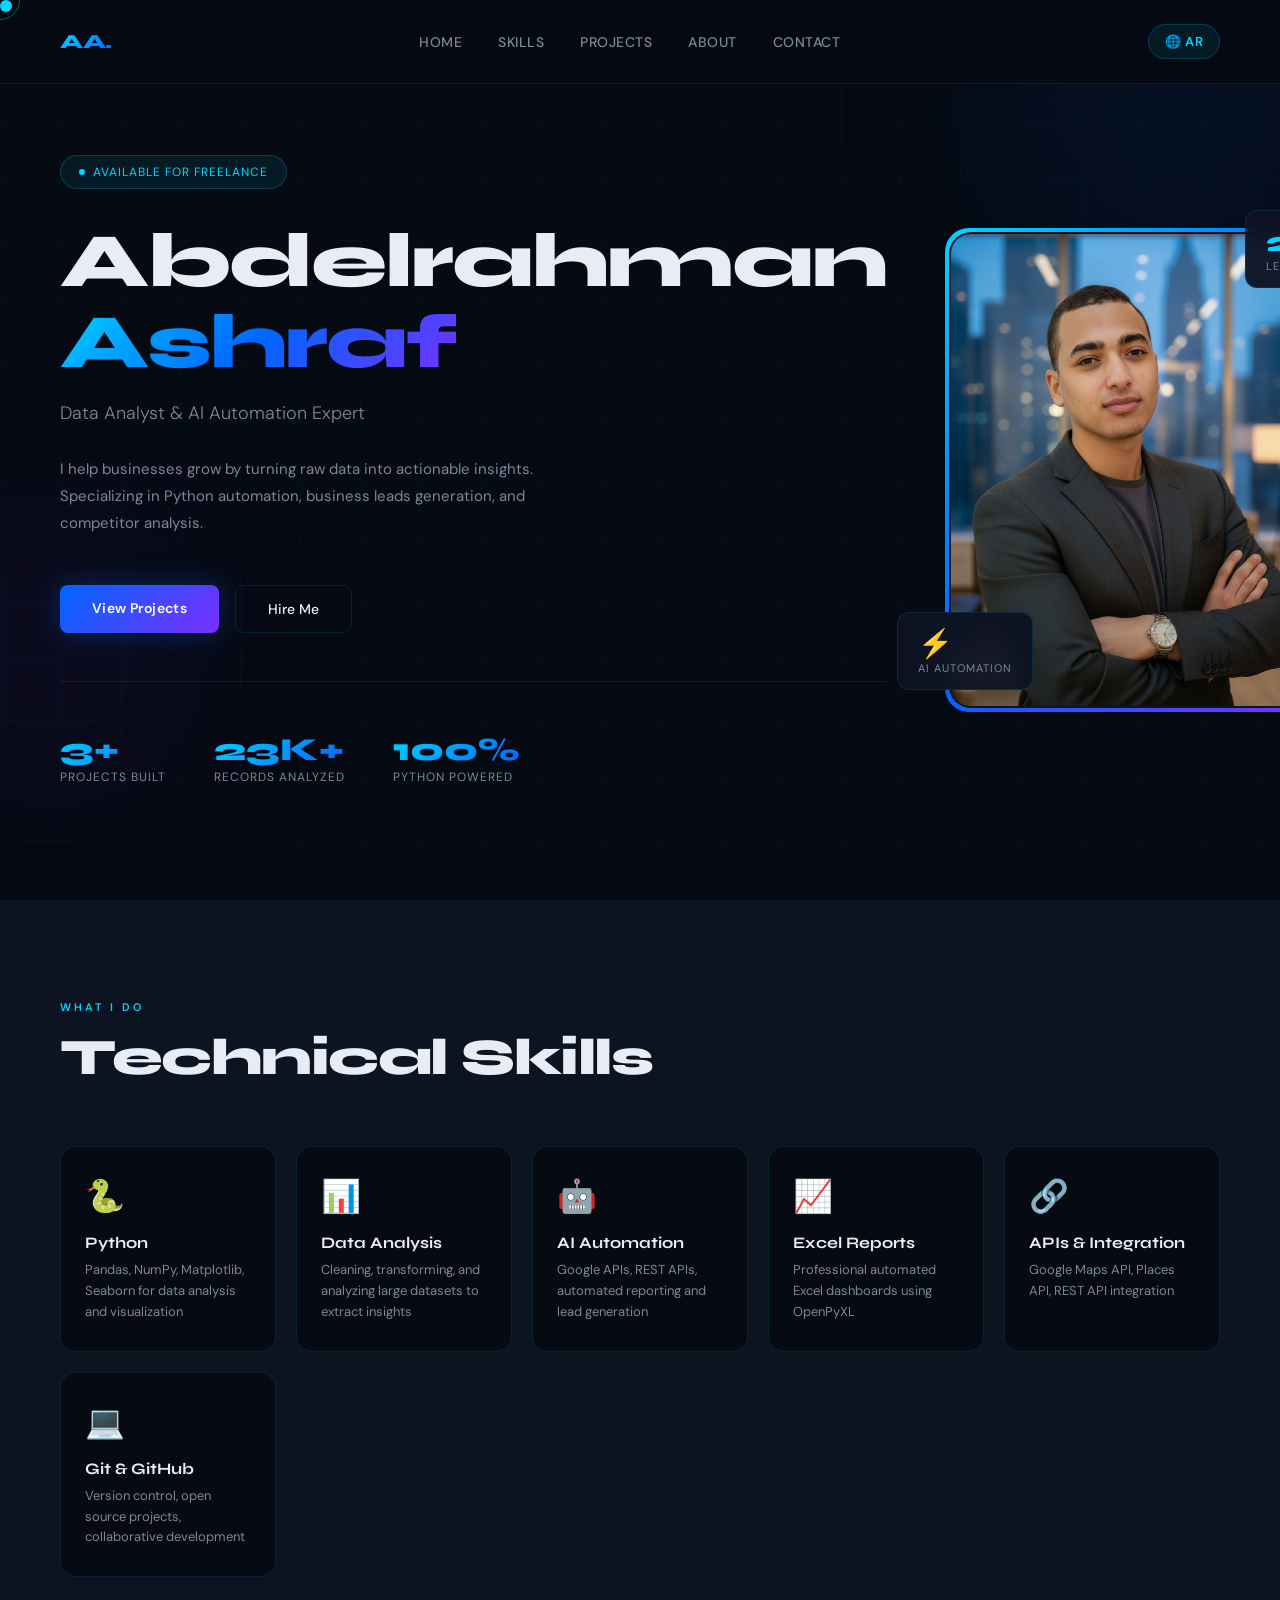
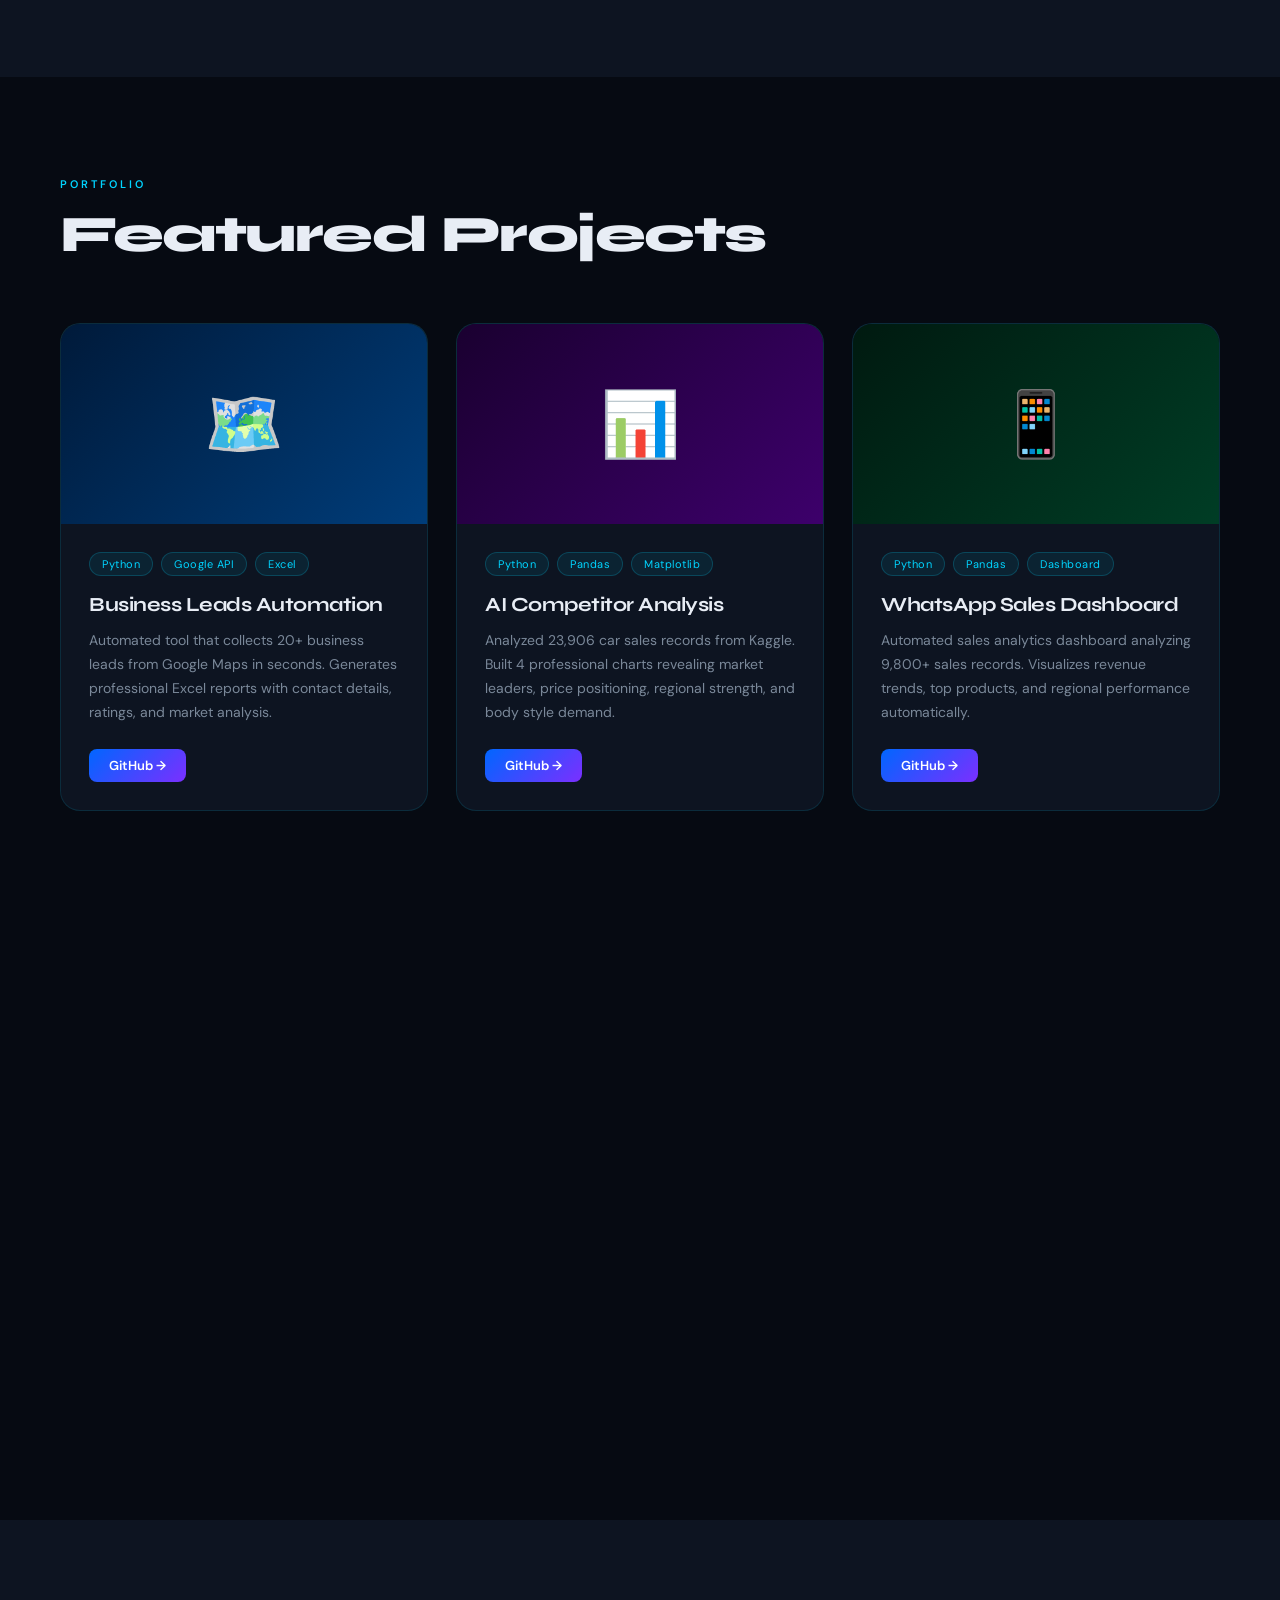
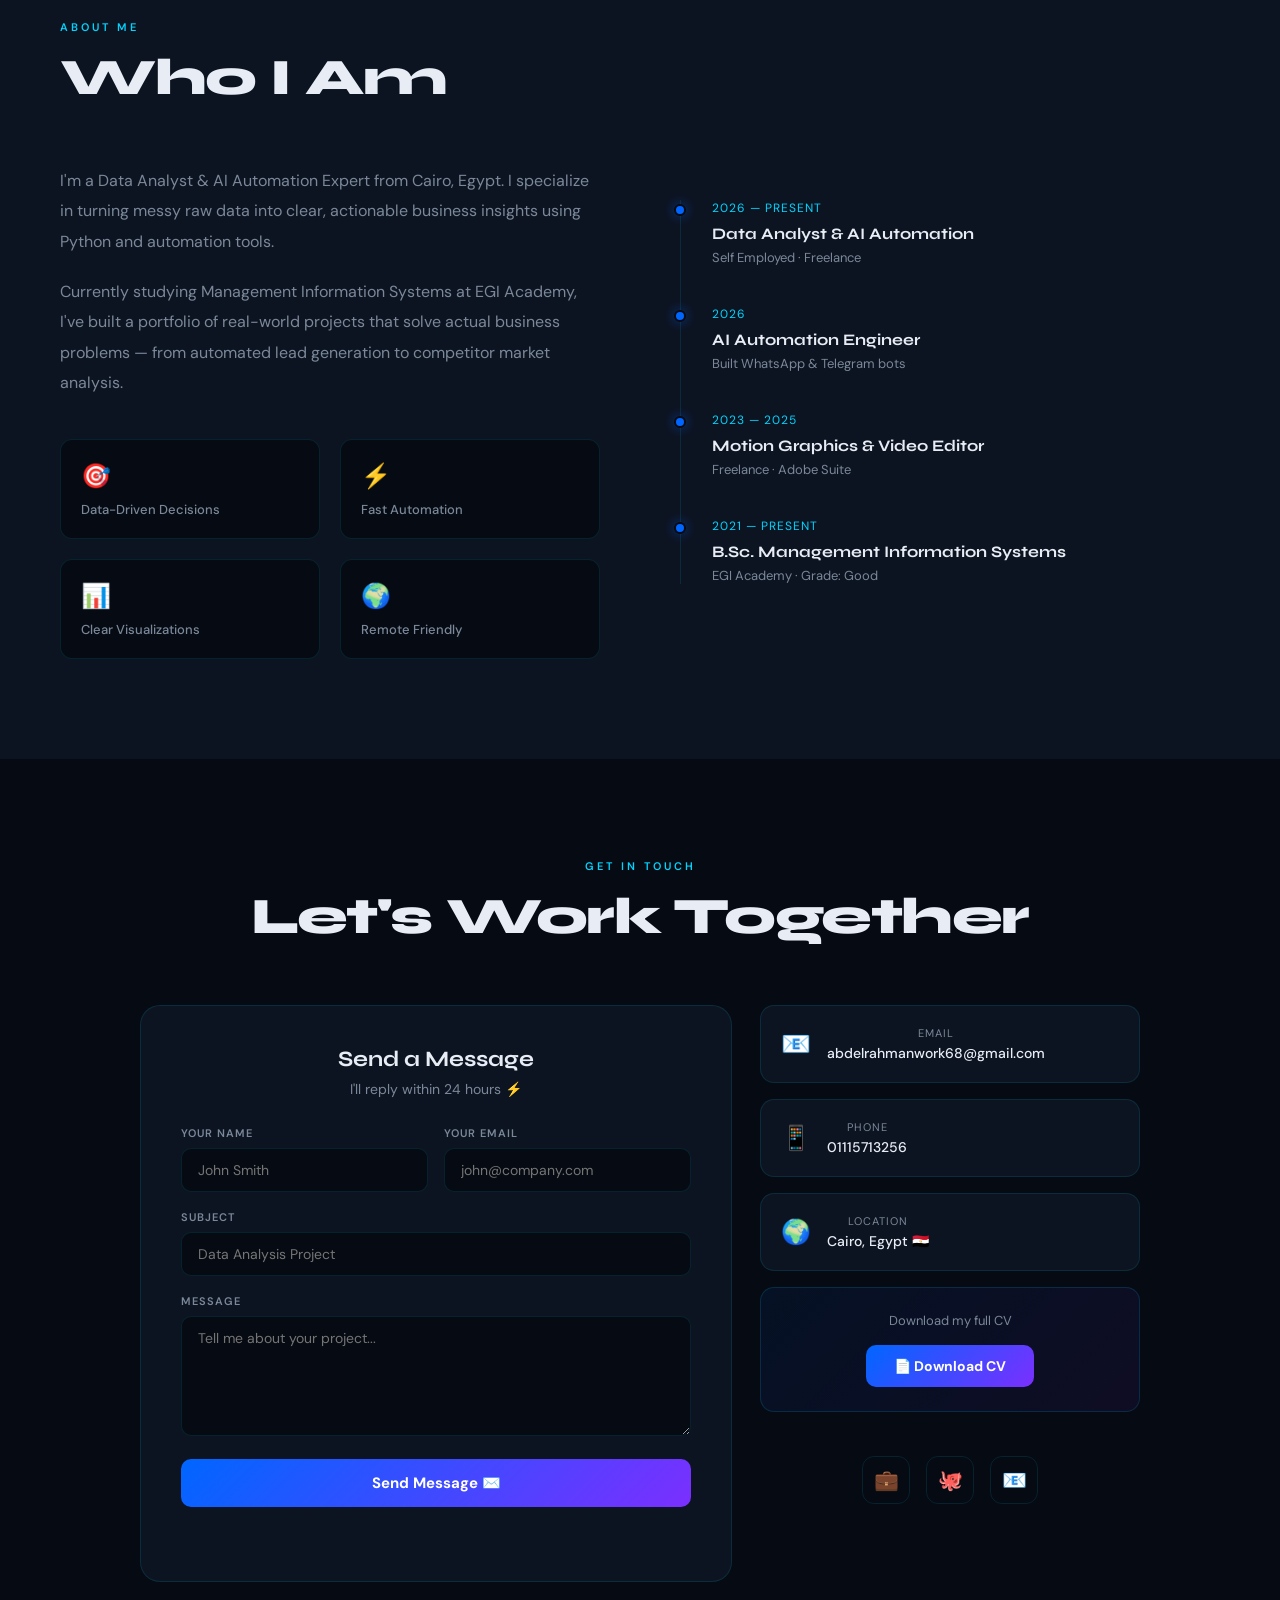
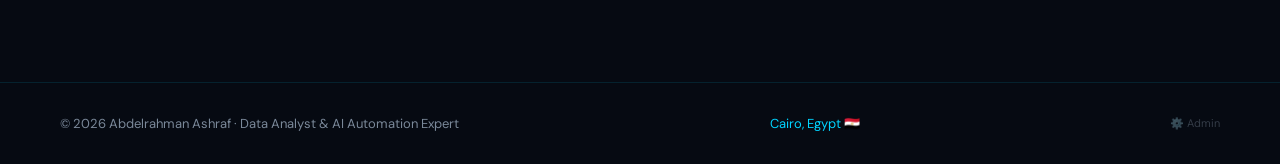
<file: index.html>
<!DOCTYPE html>
<html lang="en">
<head>
  <meta charset="UTF-8">
  <meta name="viewport" content="width=device-width, initial-scale=1.0">
  <title>Abdelrahman Ashraf | Data Analyst & AI Automation</title>
  <!-- Fonts -->
  <link href="https://fonts.googleapis.com/css2?family=Syne:wght@400;600;700;800&family=DM+Sans:ital,wght@0,300;0,400;0,500;1,300&display=swap" rel="stylesheet">
  <!-- Stylesheet -->
  <link rel="stylesheet" href="style.css">
</head>
<body>

<!-- Custom cursor -->
<div class="cursor" id="cursor"></div>
<div class="cursor-ring" id="cursorRing"></div>

<!-- Background orbs -->
<div class="orb orb1"></div>
<div class="orb orb2"></div>

<!-- ===== NAVIGATION ===== -->
<nav>
  <div class="logo">AA.</div>
  <ul class="nav-links">
    <li><a href="#hero">Home</a></li>
    <li><a href="#skills">Skills</a></li>
    <li><a href="#projects">Projects</a></li>
    <li><a href="#about">About</a></li>
    <li><a href="#contact">Contact</a></li>
  </ul>
  <div style="display:flex; align-items:center; gap:12px;">
    <button id="langBtn" onclick="toggleLang()">🌐 AR</button>
    <div class="nav-toggle" id="navToggle">
      <span></span><span></span><span></span>
    </div>
  </div>
</nav>

<!-- Mobile Menu -->
<div class="mobile-menu" id="mobileMenu">
  <button class="mobile-close" id="mobileClose">✕</button>
  <a href="#hero"     class="mobile-link">Home</a>
  <a href="#skills"   class="mobile-link">Skills</a>
  <a href="#projects" class="mobile-link">Projects</a>
  <a href="#about"    class="mobile-link">About</a>
  <a href="#contact"  class="mobile-link">Contact</a>
</div>

<!-- ===== HERO ===== -->
<section id="hero">
  <div class="hero-text">
    <div class="hero-badge"><span class="badge-dot"></span> Available for Freelance</div>
    <h1 class="hero-name">Abdelrahman<br><span>Ashraf</span></h1>
    <p class="hero-title">Data Analyst &amp; AI Automation Expert</p>
    <p class="hero-desc">I help businesses grow by turning raw data into actionable insights. Specializing in Python automation, business leads generation, and competitor analysis.</p>
    <div class="hero-cta">
      <a href="#projects" class="btn-primary">View Projects</a>
      <a href="#contact"  class="btn-ghost">Hire Me</a>
    </div>
    <div class="hero-stats">
      <div class="stat-item"><div class="num">3+</div><div class="label">Projects Built</div></div>
      <div class="stat-item"><div class="num">23K+</div><div class="label">Records Analyzed</div></div>
      <div class="stat-item"><div class="num">100%</div><div class="label">Python Powered</div></div>
    </div>
  </div>

  <div class="hero-visual">
    <div class="hero-img-wrap">
      <img class="hero-img" src="[data-uri]" alt="Abdelrahman Ashraf" id="profileImg">
      <div class="stat-card top-right">
        <div class="stat-num">20+</div>
        <div class="stat-label">Leads / Run</div>
      </div>
      <div class="stat-card bottom-left">
        <div class="stat-num">⚡</div>
        <div class="stat-label">AI Automation</div>
      </div>
    </div>
  </div>
</section>

<!-- ===== SKILLS ===== -->
<section id="skills">
  <div class="section-tag">What I Do</div>
  <h2 class="section-title reveal">Technical Skills</h2>
  <div class="skills-grid">
    <div class="skill-card reveal">
      <div class="skill-icon">🐍</div>
      <div class="skill-name">Python</div>
      <div class="skill-desc">Pandas, NumPy, Matplotlib, Seaborn for data analysis and visualization</div>
    </div>
    <div class="skill-card reveal">
      <div class="skill-icon">📊</div>
      <div class="skill-name">Data Analysis</div>
      <div class="skill-desc">Cleaning, transforming, and analyzing large datasets to extract insights</div>
    </div>
    <div class="skill-card reveal">
      <div class="skill-icon">🤖</div>
      <div class="skill-name">AI Automation</div>
      <div class="skill-desc">Google APIs, REST APIs, automated reporting and lead generation</div>
    </div>
    <div class="skill-card reveal">
      <div class="skill-icon">📈</div>
      <div class="skill-name">Excel Reports</div>
      <div class="skill-desc">Professional automated Excel dashboards using OpenPyXL</div>
    </div>
    <div class="skill-card reveal">
      <div class="skill-icon">🔗</div>
      <div class="skill-name">APIs &amp; Integration</div>
      <div class="skill-desc">Google Maps API, Places API, REST API integration</div>
    </div>
    <div class="skill-card reveal">
      <div class="skill-icon">💻</div>
      <div class="skill-name">Git &amp; GitHub</div>
      <div class="skill-desc">Version control, open source projects, collaborative development</div>
    </div>
  </div>
</section>

<!-- ===== PROJECTS ===== -->
<section id="projects">
  <div class="section-tag">Portfolio</div>
  <h2 class="section-title reveal">Featured Projects</h2>
  <div class="projects-grid">

    <!-- Project 1 -->
    <div class="project-card reveal">
      <div class="project-img p1">🗺️</div>
      <div class="project-body">
        <div class="project-tags">
          <span class="tag">Python</span>
          <span class="tag">Google API</span>
          <span class="tag">Excel</span>
        </div>
        <div class="project-title">Business Leads Automation</div>
        <p class="project-desc">Automated tool that collects 20+ business leads from Google Maps in seconds. Generates professional Excel reports with contact details, ratings, and market analysis.</p>
        <div class="project-links">
          <a href="https://github.com/abdelrahmanashraf11coding/business-leads-automatio" target="_blank" class="project-link link-primary">GitHub →</a>
        </div>
      </div>
    </div>

    <!-- Project 2 -->
    <div class="project-card reveal">
      <div class="project-img p2">📊</div>
      <div class="project-body">
        <div class="project-tags">
          <span class="tag">Python</span>
          <span class="tag">Pandas</span>
          <span class="tag">Matplotlib</span>
        </div>
        <div class="project-title">AI Competitor Analysis</div>
        <p class="project-desc">Analyzed 23,906 car sales records from Kaggle. Built 4 professional charts revealing market leaders, price positioning, regional strength, and body style demand.</p>
        <div class="project-links">
          <a href="https://github.com/abdelrahmanashraf11coding/car-competitor-analysis" target="_blank" class="project-link link-primary">GitHub →</a>
        </div>
      </div>
    </div>

    <!-- Project 3 -->
    <div class="project-card reveal">
      <div class="project-img p3">📱</div>
      <div class="project-body">
        <div class="project-tags">
          <span class="tag">Python</span>
          <span class="tag">Pandas</span>
          <span class="tag">Dashboard</span>
        </div>
        <div class="project-title">WhatsApp Sales Dashboard</div>
        <p class="project-desc">Automated sales analytics dashboard analyzing 9,800+ sales records. Visualizes revenue trends, top products, and regional performance automatically.</p>
        <div class="project-links">
          <a href="https://github.com/abdelrahmanashraf11coding" target="_blank" class="project-link link-primary">GitHub →</a>
        </div>
      </div>
    </div>

    <!-- Project 4 -->
    <div class="project-card reveal">
      <div class="project-img p4">🛒</div>
      <div class="project-body">
        <div class="project-tags">
          <span class="tag">Machine Learning</span>
          <span class="tag">Scikit-learn</span>
          <span class="tag">Forecasting</span>
        </div>
        <div class="project-title">Amazon Sales Forecasting AI</div>
        <p class="project-desc">Analyzed 128,975 real Amazon India orders. Cleaned to 108,071 rows, identified top category (Set clothing) &amp; top state (Maharashtra). Used Linear Regression ML model to forecast 39.5M ₹ revenue.</p>
        <div class="project-stats-row">
          <span class="pstat">📦 128K Orders</span>
          <span class="pstat">💰 71.6M ₹</span>
          <span class="pstat">🔮 AI Forecast</span>
        </div>
        <div class="project-links">
          <a href="https://github.com/abdelrahmanashraf11coding/amazon-sales-forecasting" target="_blank" class="project-link link-primary">GitHub →</a>
        </div>
      </div>
    </div>

  </div>
</section>

<!-- ===== ABOUT ===== -->
<section id="about">
  <div class="section-tag">About Me</div>
  <h2 class="section-title reveal">Who I Am</h2>
  <div class="about-grid">
    <div class="about-text reveal">
      <p>I'm a Data Analyst &amp; AI Automation Expert from Cairo, Egypt. I specialize in turning messy raw data into clear, actionable business insights using Python and automation tools.</p>
      <p>Currently studying Management Information Systems at EGI Academy, I've built a portfolio of real-world projects that solve actual business problems — from automated lead generation to competitor market analysis.</p>
      <div class="about-highlights">
        <div class="highlight"><div class="highlight-icon">🎯</div><div class="highlight-text">Data-Driven Decisions</div></div>
        <div class="highlight"><div class="highlight-icon">⚡</div><div class="highlight-text">Fast Automation</div></div>
        <div class="highlight"><div class="highlight-icon">📊</div><div class="highlight-text">Clear Visualizations</div></div>
        <div class="highlight"><div class="highlight-icon">🌍</div><div class="highlight-text">Remote Friendly</div></div>
      </div>
    </div>
    <div class="about-visual reveal">
      <div class="timeline">
        <div class="timeline-item">
          <div class="timeline-dot"></div>
          <div class="timeline-date">2026 — Present</div>
          <div class="timeline-title">Data Analyst &amp; AI Automation</div>
          <div class="timeline-sub">Self Employed · Freelance</div>
        </div>
        <div class="timeline-item">
          <div class="timeline-dot"></div>
          <div class="timeline-date">2026</div>
          <div class="timeline-title">AI Automation Engineer</div>
          <div class="timeline-sub">Built WhatsApp &amp; Telegram bots</div>
        </div>
        <div class="timeline-item">
          <div class="timeline-dot"></div>
          <div class="timeline-date">2023 — 2025</div>
          <div class="timeline-title">Motion Graphics &amp; Video Editor</div>
          <div class="timeline-sub">Freelance · Adobe Suite</div>
        </div>
        <div class="timeline-item">
          <div class="timeline-dot"></div>
          <div class="timeline-date">2021 — Present</div>
          <div class="timeline-title">B.Sc. Management Information Systems</div>
          <div class="timeline-sub">EGI Academy · Grade: Good</div>
        </div>
      </div>
    </div>
  </div>
</section>

<!-- ===== CONTACT ===== -->
<section id="contact">
  <div class="section-tag">Get In Touch</div>
  <h2 class="section-title reveal">Let's Work Together</h2>
  <div class="contact-wrapper">

    <!-- Contact Form -->
    <div class="contact-card reveal">
      <h3 style="font-family:'Syne',sans-serif; font-size:22px; margin-bottom:8px;">Send a Message</h3>
      <p style="color:var(--muted); font-size:14px; margin-bottom:28px;">I'll reply within 24 hours ⚡</p>
      <form id="contactForm">
        <div class="form-row">
          <div class="form-group">
            <label class="form-label">Your Name</label>
            <input type="text"  class="form-input" id="fromName"  placeholder="John Smith"          required>
          </div>
          <div class="form-group">
            <label class="form-label">Your Email</label>
            <input type="email" class="form-input" id="fromEmail" placeholder="john@company.com"    required>
          </div>
        </div>
        <div class="form-group">
          <label class="form-label">Subject</label>
          <input type="text" class="form-input" id="subject" placeholder="Data Analysis Project"    required>
        </div>
        <div class="form-group">
          <label class="form-label">Message</label>
          <textarea class="form-input form-textarea" id="message" placeholder="Tell me about your project..." required></textarea>
        </div>
        <button type="submit" class="btn-submit" id="submitBtn">Send Message ✉️</button>
        <div id="formMsg" class="form-feedback"></div>
      </form>
    </div>

    <!-- Contact Info -->
    <div class="contact-info reveal">
      <div class="info-card">
        <div class="info-icon">📧</div>
        <div class="info-text">
          <div class="info-label">Email</div>
          <div class="info-val">abdelrahmanwork68@gmail.com</div>
        </div>
      </div>
      <div class="info-card">
        <div class="info-icon">📱</div>
        <div class="info-text">
          <div class="info-label">Phone</div>
          <div class="info-val">01115713256</div>
        </div>
      </div>
      <div class="info-card">
        <div class="info-icon">🌍</div>
        <div class="info-text">
          <div class="info-label">Location</div>
          <div class="info-val">Cairo, Egypt 🇪🇬</div>
        </div>
      </div>
      <div class="cv-download">
        <p style="font-size:13px; color:var(--muted); margin-bottom:16px;">Download my full CV</p>
        <a href="[data-uri]" download="Abdelrahman_Ashraf_CV.docx" class="btn-cv">📄 Download CV</a>
      </div>
      <div class="social-links">
        <a href="https://linkedin.com/in/abdelrahmanashraf-dev" target="_blank" class="social-link">💼</a>
        <a href="https://github.com/abdelrahmanashraf11coding"  target="_blank" class="social-link">🐙</a>
        <a href="mailto:abdelrahmanwork68@gmail.com"            class="social-link">📧</a>
      </div>
    </div>

  </div>
</section>

<!-- ===== FOOTER ===== -->
<footer>
  <p>© 2026 Abdelrahman Ashraf · Data Analyst & AI Automation Expert</p>
  <p style="color:var(--accent)">Cairo, Egypt 🇪🇬</p>
  <a href="admin.html" style="font-size:11px;color:var(--muted);text-decoration:none;opacity:0.4;transition:opacity 0.3s"
     onmouseover="this.style.opacity=1" onmouseout="this.style.opacity=0.4">⚙️ Admin</a>
</footer>

<!-- Main JS -->
<script src="main.js"></script>

</body>
</html>
</file>
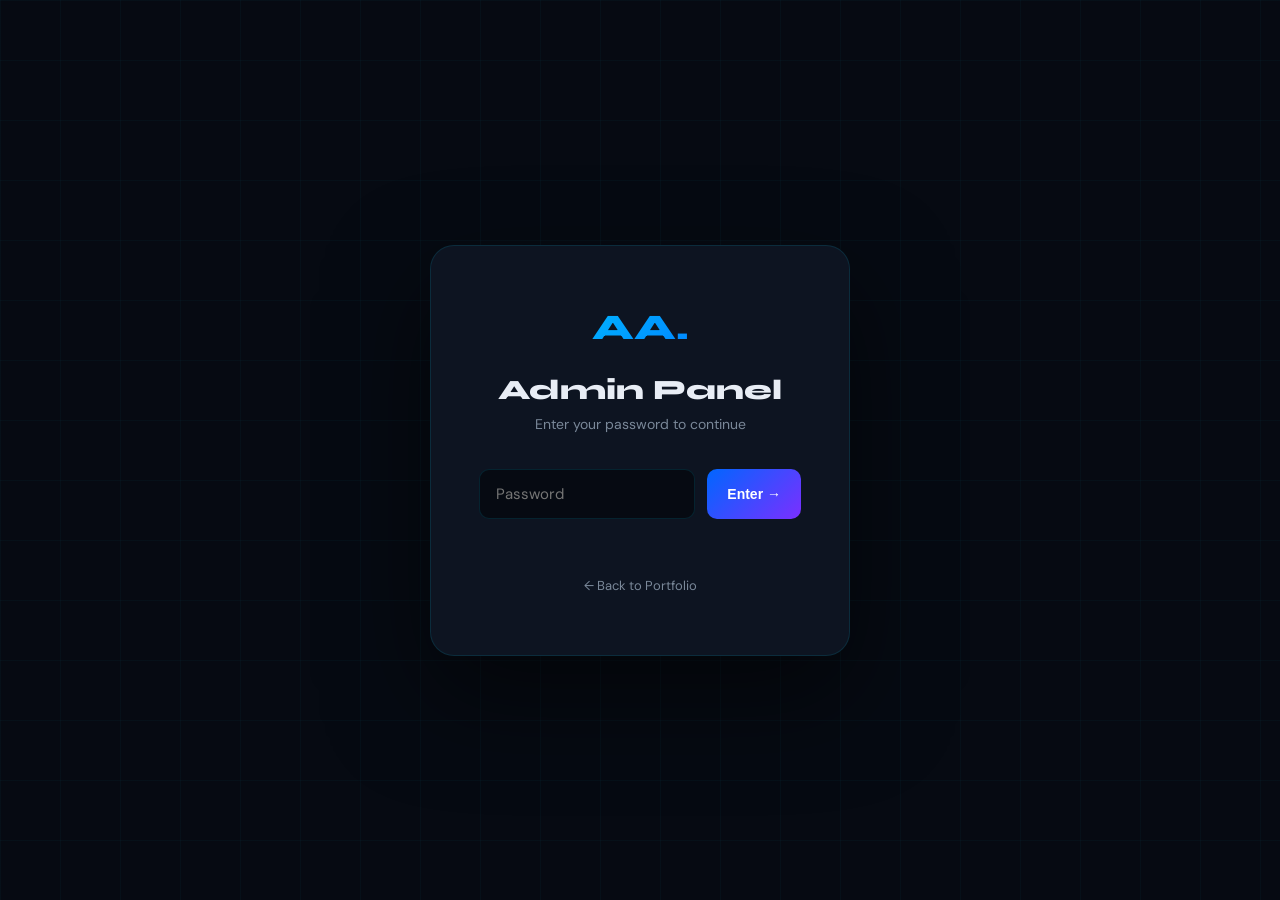
<file: admin.html>
<!DOCTYPE html>
<html lang="en">
<head>
  <meta charset="UTF-8">
  <meta name="viewport" content="width=device-width, initial-scale=1.0">
  <title>Admin Panel — Abdelrahman Ashraf</title>
  <link href="https://fonts.googleapis.com/css2?family=Syne:wght@400;600;700;800&family=DM+Sans:wght@300;400;500&display=swap" rel="stylesheet">
  <link rel="stylesheet" href="admin.css">
</head>
<body>

<!-- LOGIN SCREEN -->
<div id="loginScreen" class="login-screen">
  <div class="login-box">
    <div class="login-logo">AA.</div>
    <h2 class="login-title">Admin Panel</h2>
    <p class="login-sub">Enter your password to continue</p>
    <div class="login-field">
      <input type="password" id="loginPassword" placeholder="Password" autocomplete="off">
      <button onclick="doLogin()" id="loginBtn">Enter →</button>
    </div>
    <p id="loginError" class="login-error"></p>
    <a href="index.html" class="back-link">← Back to Portfolio</a>
  </div>
</div>

<!-- ADMIN DASHBOARD -->
<div id="adminDashboard" class="dashboard hidden">

  <!-- Sidebar -->
  <aside class="sidebar">
    <div class="sidebar-logo">AA.</div>
    <nav class="sidebar-nav">
      <a href="#" class="nav-item active" data-tab="projects" onclick="switchTab('projects',this)">
        <span class="nav-icon">🗂️</span> Projects
      </a>
      <a href="#" class="nav-item" data-tab="add" onclick="switchTab('add',this)">
        <span class="nav-icon">➕</span> Add Project
      </a>
      <a href="#" class="nav-item" data-tab="skills" onclick="switchTab('skills',this)">
        <span class="nav-icon">🧠</span> Skills
      </a>
      <a href="#" class="nav-item" data-tab="theme" onclick="switchTab('theme',this)">
        <span class="nav-icon">🎨</span> Theme
      </a>
      <a href="#" class="nav-item" data-tab="siteinfo" onclick="switchTab('siteinfo',this)">
        <span class="nav-icon">🌐</span> Site Info
      </a>
      <a href="#" class="nav-item" data-tab="analytics" onclick="switchTab('analytics',this)">
        <span class="nav-icon">📈</span> Analytics
      </a>
      <a href="#" class="nav-item" data-tab="settings" onclick="switchTab('settings',this)">
        <span class="nav-icon">⚙️</span> Settings
      </a>
    </nav>
    <div class="sidebar-footer">
      <a href="index.html" class="sidebar-link">🌐 View Site</a>
      <button onclick="doLogout()" class="sidebar-logout">🔒 Logout</button>
    </div>
  </aside>

  <!-- Main Content -->
  <main class="main-content">

    <!-- Header -->
    <header class="dash-header">
      <div>
        <h1 class="dash-title" id="tabTitle">Projects</h1>
        <p class="dash-sub" id="tabSub">Manage your portfolio projects</p>
      </div>
      <div class="header-actions">
        <button class="btn-add" onclick="switchTab('add', document.querySelector('[data-tab=add]'))">+ Add Project</button>
      </div>
    </header>

    <!-- PROJECTS TAB -->
    <div id="tab-projects" class="tab-content active">
      <div class="stats-row">
        <div class="stat-box"><span class="stat-n" id="countAll">0</span><span class="stat-l">Total</span></div>
        <div class="stat-box"><span class="stat-n" id="countActive">0</span><span class="stat-l">Active</span></div>
        <div class="stat-box"><span class="stat-n" id="countHidden">0</span><span class="stat-l">Hidden</span></div>
      </div>
      <div id="projectsList" class="projects-admin-grid"></div>
    </div>

    <!-- ADD / EDIT TAB -->
    <div id="tab-add" class="tab-content">
      <div class="form-card">
        <h3 class="form-card-title" id="formCardTitle">New Project</h3>
        <input type="hidden" id="editId">
        <div class="field-grid">
          <div class="field-group">
            <label>Project Title *</label>
            <input type="text" id="fTitle" placeholder="e.g. Sales Forecasting AI" class="field-input">
          </div>
          <div class="field-group">
            <label>GitHub URL</label>
            <input type="text" id="fGithub" placeholder="https://github.com/..." class="field-input">
          </div>
        </div>
        <div class="field-group">
          <label>Description *</label>
          <textarea id="fDesc" placeholder="Describe your project in detail..." class="field-textarea"></textarea>
        </div>
        <div class="field-grid">
          <div class="field-group">
            <label>Tags (comma separated)</label>
            <input type="text" id="fTags" placeholder="Python, Pandas, ML" class="field-input">
          </div>
          <div class="field-group">
            <label>Emoji Icon</label>
            <input type="text" id="fEmoji" placeholder="📊" class="field-input" maxlength="4">
          </div>
        </div>
        <div class="field-grid">
          <div class="field-group">
            <label>Background Color</label>
            <select id="fColor" class="field-input">
              <option value="blue">Blue</option>
              <option value="purple">Purple</option>
              <option value="green">Green</option>
              <option value="orange">Orange</option>
              <option value="red">Red</option>
              <option value="teal">Teal</option>
            </select>
          </div>
          <div class="field-group">
            <label>Status</label>
            <select id="fStatus" class="field-input">
              <option value="active">Active (Visible)</option>
              <option value="hidden">Hidden</option>
            </select>
          </div>
        </div>
        <div class="field-group">
          <label>Stats Badges (format: emoji text, one per line)</label>
          <textarea id="fStats" placeholder="📦 128K Orders&#10;💰 71.6M ₹&#10;🔮 AI Forecast" class="field-textarea small"></textarea>
        </div>
        <!-- ===== MEDIA SECTION ===== -->
        <div class="field-group">
          <label>Project Media</label>
          <div class="media-tabs">
            <button type="button" class="media-tab active" onclick="switchMediaTab('upload',this)">📁 Upload File</button>
            <button type="button" class="media-tab" onclick="switchMediaTab('url',this)">🔗 Image URL</button>
            <button type="button" class="media-tab" onclick="switchMediaTab('video',this)">🎬 Video URL</button>
          </div>

          <!-- Upload File Tab -->
          <div id="mediaTab-upload" class="media-tab-content active">
            <div class="upload-zone" id="uploadZone"
                 onclick="document.getElementById('fMediaFile').click()"
                 ondragover="dragOverZone(event)"
                 ondragleave="dragLeaveZone(event)"
                 ondrop="dropOnZone(event)">
              <div class="upload-icon">📂</div>
              <p class="upload-text">Click or drag & drop image here</p>
              <p class="upload-hint">PNG, JPG, GIF, WebP — max 5 MB</p>
              <input type="file" id="fMediaFile" accept="image/*" style="display:none" onchange="handleFileUpload(this)">
            </div>
            <div id="uploadPreview" class="upload-preview hidden"></div>
          </div>

          <!-- Image URL Tab -->
          <div id="mediaTab-url" class="media-tab-content">
            <input type="text" id="fMediaUrl" placeholder="https://example.com/image.png" class="field-input"
                   oninput="previewUrl(this.value)">
            <div id="urlPreview" class="upload-preview hidden"></div>
          </div>

          <!-- Video URL Tab -->
          <div id="mediaTab-video" class="media-tab-content">
            <input type="text" id="fVideoUrl" placeholder="https://youtube.com/watch?v=... or https://..." class="field-input"
                   oninput="previewVideo(this.value)">
            <p class="upload-hint" style="margin-top:8px">Supports: YouTube, Vimeo, or direct video link (.mp4)</p>
            <div id="videoPreview" class="upload-preview hidden"></div>
          </div>

          <!-- Current media indicator -->
          <div id="currentMedia" class="current-media hidden">
            <span class="current-media-label">Current media:</span>
            <span id="currentMediaName"></span>
            <button type="button" class="btn-remove-media" onclick="removeMedia()">✕ Remove</button>
          </div>
        </div>

        <div class="field-group">
          <label>Arabic Title</label>
          <input type="text" id="fTitleAr" placeholder="عنوان المشروع بالعربي" class="field-input" dir="auto">
        </div>
        <div class="field-group">
          <label>Arabic Description</label>
          <textarea id="fDescAr" placeholder="وصف المشروع بالعربي..." class="field-textarea" dir="auto"></textarea>
        </div>
        <div class="form-actions">
          <button class="btn-save" onclick="saveProject()">💾 Save Project</button>
          <button class="btn-cancel" onclick="cancelEdit()">Cancel</button>
        </div>
        <p id="formFeedback" class="form-feedback-admin"></p>
      </div>
    </div>

    <!-- ANALYTICS TAB -->
    <div id="tab-analytics" class="tab-content">
      <div class="analytics-grid">
        <div class="analytics-box">
          <div class="analytics-num" id="an-total">0</div>
          <div class="analytics-label">Total Visits</div>
        </div>
        <div class="analytics-box">
          <div class="analytics-num" id="an-today">0</div>
          <div class="analytics-label">Today</div>
        </div>
        <div class="analytics-box">
          <div class="analytics-num" id="an-projects">0</div>
          <div class="analytics-label">Total Projects</div>
        </div>
      </div>
      <div class="form-card">
        <h3 class="form-card-title">📊 Site Analytics</h3>
        <div style="display:grid;grid-template-columns:1fr 1fr;gap:20px;margin-top:8px">
          <div class="info-row"><span class="info-key">Last Visit</span><span id="an-lastvisit" class="info-val-a">—</span></div>
          <div class="info-row"><span class="info-key">Active Projects</span><span id="an-active" class="info-val-a">—</span></div>
          <div class="info-row"><span class="info-key">Hidden Projects</span><span id="an-hidden" class="info-val-a">—</span></div>
          <div class="info-row"><span class="info-key">Storage Used</span><span id="an-storage" class="info-val-a">—</span></div>
        </div>
        <button class="btn-danger" style="margin-top:28px" onclick="resetAnalytics()">🗑️ Reset Analytics</button>
      </div>
    </div>

    <!-- SETTINGS TAB -->
    <div id="tab-settings" class="tab-content">
      <div class="form-card">
        <h3 class="form-card-title">Change Password</h3>
        <div class="field-group">
          <label>Current Password</label>
          <input type="password" id="sCurrent" class="field-input" placeholder="Current password">
        </div>
        <div class="field-group">
          <label>New Password</label>
          <input type="password" id="sNew" class="field-input" placeholder="New password (min 6 chars)">
        </div>
        <div class="field-group">
          <label>Confirm New Password</label>
          <input type="password" id="sConfirm" class="field-input" placeholder="Repeat new password">
        </div>
        <button class="btn-save" onclick="changePassword()">🔐 Change Password</button>
        <p id="settingsFeedback" class="form-feedback-admin"></p>
      </div>
      <div class="form-card" style="margin-top:24px">
        <h3 class="form-card-title">Danger Zone</h3>
        <p style="color:var(--muted);font-size:14px;margin-bottom:20px">Reset all projects to default portfolio data.</p>
        <button class="btn-danger" onclick="resetToDefaults()">🔄 Reset to Default Projects</button>
      </div>
    </div>

    <!-- SKILLS TAB -->
    <div id="tab-skills" class="tab-content">
      <div class="form-card" style="max-width:100%">
        <div style="display:flex;justify-content:space-between;align-items:center;margin-bottom:28px">
          <h3 class="form-card-title" style="margin-bottom:0">Technical Skills</h3>
          <button class="btn-add" onclick="openAddSkill()">+ Add Skill</button>
        </div>
        <div id="skillsList" class="skills-admin-grid"></div>
      </div>

      <!-- Add/Edit Skill Form -->
      <div id="skillFormWrap" class="form-card hidden" style="margin-top:24px;max-width:100%">
        <h3 class="form-card-title" id="skillFormTitle">New Skill</h3>
        <input type="hidden" id="skillEditId">
        <div class="field-grid">
          <div class="field-group">
            <label>Skill Name (EN) *</label>
            <input type="text" id="skName" class="field-input" placeholder="e.g. Python">
          </div>
          <div class="field-group">
            <label>Skill Name (AR)</label>
            <input type="text" id="skNameAr" class="field-input" placeholder="بايثون" dir="auto">
          </div>
        </div>
        <div class="field-grid">
          <div class="field-group">
            <label>Icon (Emoji)</label>
            <input type="text" id="skEmoji" class="field-input" placeholder="🐍" maxlength="4">
          </div>
          <div class="field-group">
            <label>Description (EN)</label>
            <input type="text" id="skDesc" class="field-input" placeholder="Short description...">
          </div>
        </div>
        <div class="field-group">
          <label>Description (AR)</label>
          <input type="text" id="skDescAr" class="field-input" placeholder="وصف قصير..." dir="auto">
        </div>
        <div class="form-actions">
          <button class="btn-save" onclick="saveSkill()">💾 Save Skill</button>
          <button class="btn-cancel" onclick="closeSkillForm()">Cancel</button>
        </div>
        <p id="skillFeedback" class="form-feedback-admin"></p>
      </div>
    </div>

    <!-- THEME TAB -->
    <div id="tab-theme" class="tab-content">
      <div class="form-card" style="max-width:700px">
        <h3 class="form-card-title">🎨 Theme Customizer</h3>
        <p style="color:var(--muted);font-size:14px;margin-bottom:28px">Changes apply live to your portfolio. Click "Save Theme" to keep them.</p>

        <div class="theme-presets">
          <p style="font-size:12px;color:var(--muted);text-transform:uppercase;letter-spacing:1px;margin-bottom:12px">Quick Presets</p>
          <div class="preset-grid">
            <button class="preset-btn" onclick="applyPreset('cyber')"    style="background:linear-gradient(135deg,#00d4ff,#0066ff)">Cyber Blue</button>
            <button class="preset-btn" onclick="applyPreset('purple')"   style="background:linear-gradient(135deg,#9b59b6,#7b2fff)">Purple</button>
            <button class="preset-btn" onclick="applyPreset('green')"    style="background:linear-gradient(135deg,#00d4aa,#00a855)">Green</button>
            <button class="preset-btn" onclick="applyPreset('orange')"   style="background:linear-gradient(135deg,#ff8c00,#ff4444)">Orange</button>
            <button class="preset-btn" onclick="applyPreset('pink')"     style="background:linear-gradient(135deg,#ff6eb4,#d63af9)">Pink</button>
            <button class="preset-btn" onclick="applyPreset('gold')"     style="background:linear-gradient(135deg,#ffd700,#ff8c00)">Gold</button>
          </div>
        </div>

        <div class="color-pickers">
          <div class="color-row">
            <label>Background Color</label>
            <div class="color-pick-wrap">
              <input type="color" id="thBg"      class="color-picker" value="#060a12" oninput="liveColor('--bg',this.value)">
              <span id="thBgVal" class="color-hex">#060a12</span>
            </div>
          </div>
          <div class="color-row">
            <label>Surface Color</label>
            <div class="color-pick-wrap">
              <input type="color" id="thSurface"  class="color-picker" value="#0d1421" oninput="liveColor('--surface',this.value)">
              <span id="thSurfaceVal" class="color-hex">#0d1421</span>
            </div>
          </div>
          <div class="color-row">
            <label>Accent Color (Cyan)</label>
            <div class="color-pick-wrap">
              <input type="color" id="thAccent"   class="color-picker" value="#00d4ff" oninput="liveColor('--accent',this.value)">
              <span id="thAccentVal" class="color-hex">#00d4ff</span>
            </div>
          </div>
          <div class="color-row">
            <label>Accent 2 (Blue)</label>
            <div class="color-pick-wrap">
              <input type="color" id="thAccent2"  class="color-picker" value="#0066ff" oninput="liveColor('--accent2',this.value)">
              <span id="thAccent2Val" class="color-hex">#0066ff</span>
            </div>
          </div>
          <div class="color-row">
            <label>Accent 3 (Purple)</label>
            <div class="color-pick-wrap">
              <input type="color" id="thAccent3"  class="color-picker" value="#7b2fff" oninput="liveColor('--accent3',this.value)">
              <span id="thAccent3Val" class="color-hex">#7b2fff</span>
            </div>
          </div>
          <div class="color-row">
            <label>Text Color</label>
            <div class="color-pick-wrap">
              <input type="color" id="thText"     class="color-picker" value="#e8edf5" oninput="liveColor('--text',this.value)">
              <span id="thTextVal" class="color-hex">#e8edf5</span>
            </div>
          </div>
          <div class="color-row">
            <label>Muted Color</label>
            <div class="color-pick-wrap">
              <input type="color" id="thMuted"    class="color-picker" value="#7a8899" oninput="liveColor('--muted',this.value)">
              <span id="thMutedVal" class="color-hex">#7a8899</span>
            </div>
          </div>
        </div>

        <div class="form-actions" style="margin-top:28px">
          <button class="btn-save"   onclick="saveTheme()">💾 Save Theme</button>
          <button class="btn-cancel" onclick="resetTheme()">↺ Reset to Default</button>
        </div>
        <p id="themeFeedback" class="form-feedback-admin"></p>
      </div>
    </div>

    <!-- SITE INFO TAB -->
    <div id="tab-siteinfo" class="tab-content">
      <div class="form-card" style="max-width:700px">
        <h3 class="form-card-title">🌐 Site Information</h3>
        <div class="field-grid">
          <div class="field-group">
            <label>Full Name (EN)</label>
            <input type="text" id="siName"    class="field-input" placeholder="Abdelrahman Ashraf">
          </div>
          <div class="field-group">
            <label>Full Name (AR)</label>
            <input type="text" id="siNameAr"  class="field-input" placeholder="عبدالرحمن أشرف" dir="auto">
          </div>
        </div>
        <div class="field-grid">
          <div class="field-group">
            <label>Job Title (EN)</label>
            <input type="text" id="siTitle"   class="field-input" placeholder="Data Analyst & AI Automation Expert">
          </div>
          <div class="field-group">
            <label>Job Title (AR)</label>
            <input type="text" id="siTitleAr" class="field-input" placeholder="محلل بيانات وخبير أتمتة" dir="auto">
          </div>
        </div>
        <div class="field-group">
          <label>Hero Description (EN)</label>
          <textarea id="siDesc"   class="field-textarea" placeholder="I help businesses grow..."></textarea>
        </div>
        <div class="field-group">
          <label>Hero Description (AR)</label>
          <textarea id="siDescAr" class="field-textarea" placeholder="أساعد الشركات على النمو..." dir="auto"></textarea>
        </div>
        <div class="field-grid">
          <div class="field-group">
            <label>Email</label>
            <input type="email" id="siEmail"  class="field-input" placeholder="your@email.com">
          </div>
          <div class="field-group">
            <label>Phone</label>
            <input type="text"  id="siPhone"  class="field-input" placeholder="01115713256">
          </div>
        </div>
        <div class="field-grid">
          <div class="field-group">
            <label>WhatsApp Number</label>
            <input type="text"  id="siWhatsapp" class="field-input" placeholder="201115713256">
          </div>
          <div class="field-group">
            <label>Location</label>
            <input type="text"  id="siLocation" class="field-input" placeholder="Cairo, Egypt 🇪🇬">
          </div>
        </div>
        <div class="field-grid">
          <div class="field-group">
            <label>LinkedIn URL</label>
            <input type="text" id="siLinkedin" class="field-input" placeholder="https://linkedin.com/in/...">
          </div>
          <div class="field-group">
            <label>GitHub URL</label>
            <input type="text" id="siGithub"   class="field-input" placeholder="https://github.com/...">
          </div>
        </div>
        <div class="field-grid">
          <div class="field-group">
            <label>Hero Stat 1 Label (EN)</label>
            <input type="text" id="siStat1"   class="field-input" placeholder="Projects Built">
          </div>
          <div class="field-group">
            <label>Hero Stat 1 Number</label>
            <input type="text" id="siStat1n"  class="field-input" placeholder="3+">
          </div>
        </div>
        <div class="field-grid">
          <div class="field-group">
            <label>Hero Stat 2 Label (EN)</label>
            <input type="text" id="siStat2"   class="field-input" placeholder="Records Analyzed">
          </div>
          <div class="field-group">
            <label>Hero Stat 2 Number</label>
            <input type="text" id="siStat2n"  class="field-input" placeholder="23K+">
          </div>
        </div>
        <div class="form-actions" style="margin-top:8px">
          <button class="btn-save" onclick="saveSiteInfo()">💾 Save Changes</button>
          <button class="btn-cancel" onclick="resetSiteInfo()">↺ Reset to Default</button>
        </div>
        <p id="siteInfoFeedback" class="form-feedback-admin"></p>
      </div>
    </div>

  </main>
</div>

<!-- DELETE CONFIRM MODAL -->
<div id="deleteModal" class="modal-overlay hidden">
  <div class="modal-box">
    <div class="modal-icon">🗑️</div>
    <h3>Delete Project?</h3>
    <p id="deleteModalName"></p>
    <div class="modal-actions">
      <button class="btn-danger" onclick="confirmDelete()">Delete</button>
      <button class="btn-cancel" onclick="closeDeleteModal()">Cancel</button>
    </div>
  </div>
</div>

<script src="admin.js"></script>
</body>
</html>
</file>
<file: style.css>
/* ===== CSS VARIABLES ===== */
:root {
  --bg: #060a12;
  --surface: #0d1421;
  --surface2: #111927;
  --accent: #00d4ff;
  --accent2: #0066ff;
  --accent3: #7b2fff;
  --text: #e8edf5;
  --muted: #7a8899;
  --border: rgba(0,212,255,0.12);
}

/* ===== RESET ===== */
*, *::before, *::after { margin: 0; padding: 0; box-sizing: border-box; }
html { scroll-behavior: smooth; }

body {
  font-family: 'DM Sans', sans-serif;
  background: var(--bg);
  color: var(--text);
  overflow-x: hidden;
  cursor: none;
}

/* ===== CUSTOM CURSOR ===== */
.cursor {
  width: 12px; height: 12px;
  background: var(--accent);
  border-radius: 50%;
  position: fixed; top: 0; left: 0;
  pointer-events: none; z-index: 9999;
  transition: transform 0.1s;
  mix-blend-mode: screen;
}
.cursor-ring {
  width: 40px; height: 40px;
  border: 1px solid rgba(0,212,255,0.4);
  border-radius: 50%;
  position: fixed; top: 0; left: 0;
  pointer-events: none; z-index: 9998;
  transition: all 0.15s ease;
}

/* ===== GRID BACKGROUND ===== */
body::before {
  content: '';
  position: fixed; inset: 0;
  background-image:
    linear-gradient(rgba(0,212,255,0.03) 1px, transparent 1px),
    linear-gradient(90deg, rgba(0,212,255,0.03) 1px, transparent 1px);
  background-size: 60px 60px;
  z-index: 0;
}

/* ===== GLOW ORBS ===== */
.orb {
  position: fixed; border-radius: 50%;
  filter: blur(80px); pointer-events: none; z-index: 0;
}
.orb1 { width: 400px; height: 400px; background: rgba(0,102,255,0.07); top: -100px; right: -100px; }
.orb2 { width: 300px; height: 300px; background: rgba(123,47,255,0.06); bottom: 100px; left: -100px; }

/* ===== SCROLL REVEAL ===== */
.reveal { opacity: 0; transform: translateY(40px); transition: all 0.7s ease; }
.reveal.visible { opacity: 1; transform: translateY(0); }

/* ===== ANIMATIONS ===== */
@keyframes fadeUp {
  from { opacity: 0; transform: translateY(30px); }
  to { opacity: 1; transform: translateY(0); }
}
@keyframes pulse {
  0%,100% { opacity: 1; transform: scale(1); }
  50% { opacity: 0.4; transform: scale(1.4); }
}
@keyframes rotateBorder {
  0% { filter: hue-rotate(0deg); }
  100% { filter: hue-rotate(360deg); }
}

/* ===== NAVIGATION ===== */
nav {
  position: fixed; top: 0; width: 100%; z-index: 100;
  padding: 24px 60px;
  display: flex; justify-content: space-between; align-items: center;
  background: rgba(6,10,18,0.85);
  backdrop-filter: blur(20px);
  border-bottom: 1px solid var(--border);
}
.logo {
  font-family: 'Syne', sans-serif;
  font-size: 20px; font-weight: 800;
  background: linear-gradient(135deg, var(--accent), var(--accent2));
  -webkit-background-clip: text; -webkit-text-fill-color: transparent;
  letter-spacing: -0.5px;
}
.nav-links { display: flex; gap: 36px; list-style: none; }
.nav-links a {
  color: var(--muted); text-decoration: none;
  font-size: 14px; font-weight: 500; letter-spacing: 0.5px;
  transition: color 0.3s; text-transform: uppercase;
}
.nav-links a:hover { color: var(--accent); }

/* Language Button */
#langBtn {
  background: rgba(0,212,255,0.08);
  border: 1px solid rgba(0,212,255,0.2);
  color: var(--accent); padding: 8px 16px; border-radius: 100px;
  font-size: 13px; font-weight: 600; cursor: pointer; transition: all 0.3s;
  font-family: 'DM Sans', sans-serif; letter-spacing: 0.5px;
}

/* Mobile Hamburger */
.nav-toggle {
  display: none;
  flex-direction: column; gap: 5px; cursor: pointer; padding: 4px;
}
.nav-toggle span {
  width: 24px; height: 2px; background: var(--text);
  border-radius: 2px; transition: all 0.3s;
}
.mobile-menu {
  display: none; position: fixed; top: 0; left: 0; right: 0; bottom: 0;
  background: rgba(6,10,18,0.97); z-index: 99;
  flex-direction: column; align-items: center; justify-content: center; gap: 40px;
}
.mobile-menu.open { display: flex; }
.mobile-menu a {
  font-family: 'Syne', sans-serif; font-size: 32px; font-weight: 800;
  color: var(--text); text-decoration: none; transition: color 0.3s;
}
.mobile-menu a:hover { color: var(--accent); }
.mobile-close {
  position: absolute; top: 24px; right: 24px;
  font-size: 28px; color: var(--muted); cursor: pointer; background: none; border: none;
}

/* ===== SECTIONS COMMON ===== */
section { padding: 100px 60px; position: relative; z-index: 1; }
.section-tag {
  font-size: 11px; letter-spacing: 3px; text-transform: uppercase;
  color: var(--accent); margin-bottom: 16px; font-weight: 600;
}
.section-title {
  font-family: 'Syne', sans-serif; font-size: clamp(32px, 4vw, 52px);
  font-weight: 800; letter-spacing: -1.5px; margin-bottom: 60px; line-height: 1.1;
}

/* ===== HERO ===== */
#hero {
  min-height: 100vh;
  display: grid; grid-template-columns: 1fr 1fr;
  align-items: center; gap: 60px;
  padding: 120px 60px 80px;
  position: relative; z-index: 1;
}
.hero-badge {
  display: inline-flex; align-items: center; gap: 8px;
  background: rgba(0,212,255,0.08);
  border: 1px solid rgba(0,212,255,0.2);
  border-radius: 100px; padding: 8px 18px;
  font-size: 12px; color: var(--accent); letter-spacing: 1px;
  text-transform: uppercase; margin-bottom: 32px;
  animation: fadeUp 0.8s ease both;
}
.badge-dot {
  width: 6px; height: 6px; background: var(--accent);
  border-radius: 50%; animation: pulse 2s infinite;
}
.hero-name {
  font-family: 'Syne', sans-serif;
  font-size: clamp(44px, 6vw, 80px);
  font-weight: 800; line-height: 1.05;
  letter-spacing: -2px; margin-bottom: 16px;
  animation: fadeUp 0.8s 0.1s ease both;
}
.hero-name span {
  background: linear-gradient(135deg, var(--accent) 0%, var(--accent2) 50%, var(--accent3) 100%);
  -webkit-background-clip: text; 
  -webkit-text-fill-color: transparent;
  display: inline-block;        /* ← السطر ده */
}
.hero-title {
  font-size: 18px; color: var(--muted); font-weight: 300;
  margin-bottom: 28px; line-height: 1.6;
  animation: fadeUp 0.8s 0.2s ease both;
}
.hero-desc {
  font-size: 15px; color: var(--muted); line-height: 1.8;
  max-width: 480px; margin-bottom: 48px;
  animation: fadeUp 0.8s 0.3s ease both;
}
.hero-cta {
  display: flex; gap: 16px; flex-wrap: wrap;
  animation: fadeUp 0.8s 0.4s ease both;
}
.btn-primary {
  padding: 14px 32px; border-radius: 8px;
  background: linear-gradient(135deg, var(--accent2), var(--accent3));
  color: #fff; font-weight: 600; font-size: 14px;
  text-decoration: none; letter-spacing: 0.3px;
  transition: all 0.3s; border: none; cursor: none;
  box-shadow: 0 0 30px rgba(0,102,255,0.3);
}
.btn-primary:hover { transform: translateY(-2px); box-shadow: 0 8px 40px rgba(0,102,255,0.5); }
.btn-ghost {
  padding: 14px 32px; border-radius: 8px;
  border: 1px solid var(--border); color: var(--text);
  font-weight: 500; font-size: 14px; text-decoration: none;
  transition: all 0.3s; cursor: none;
}
.btn-ghost:hover { border-color: var(--accent); color: var(--accent); }

/* Hero Image */
.hero-visual {
  display: flex; justify-content: center; align-items: center;
  animation: fadeUp 0.8s 0.2s ease both; position: relative;
}
.hero-img-wrap { position: relative; width: 380px; height: 480px; }
.hero-img-wrap::before {
  content: ''; position: absolute; inset: -2px;
  background: linear-gradient(135deg, var(--accent), var(--accent2), var(--accent3));
  border-radius: 24px; z-index: 0;
  animation: rotateBorder 4s linear infinite;
}
.hero-img-wrap::after {
  content: ''; position: absolute; inset: 2px;
  background: var(--surface); border-radius: 22px; z-index: 1;
}
.hero-img {
  position: absolute; inset: 4px; border-radius: 20px; z-index: 2;
  object-fit: cover; width: calc(100% - 8px); height: calc(100% - 8px);
}
.stat-card {
  position: absolute; z-index: 10;
  background: rgba(13,20,33,0.95);
  border: 1px solid var(--border);
  border-radius: 12px; padding: 14px 20px;
  backdrop-filter: blur(10px);
}
.stat-card.top-right { top: -20px; right: -40px; }
.stat-card.bottom-left { bottom: 20px; left: -50px; }
.stat-num { font-family: 'Syne', sans-serif; font-size: 28px; font-weight: 800; color: var(--accent); }
.stat-label { font-size: 11px; color: var(--muted); text-transform: uppercase; letter-spacing: 1px; }

/* Hero Stats Row */
.hero-stats {
  display: flex; gap: 48px; margin-top: 48px;
  padding-top: 48px; border-top: 1px solid var(--border);
  animation: fadeUp 0.8s 0.5s ease both;
}
.stat-item .num {
  font-family: 'Syne', sans-serif; font-size: 32px; font-weight: 800;
  background: linear-gradient(135deg, var(--accent), var(--accent2));
  -webkit-background-clip: text; -webkit-text-fill-color: transparent;
}
.stat-item .label { font-size: 12px; color: var(--muted); text-transform: uppercase; letter-spacing: 1px; }

/* ===== SKILLS ===== */
#skills { background: var(--surface); }
.skills-grid {
  display: grid; grid-template-columns: repeat(auto-fit, minmax(200px, 1fr)); gap: 20px;
}
.skill-card {
  background: var(--bg); border: 1px solid var(--border);
  border-radius: 16px; padding: 28px 24px;
  transition: all 0.3s; position: relative; overflow: hidden;
}
.skill-card::before {
  content: ''; position: absolute; top: 0; left: 0; right: 0; height: 2px;
  background: linear-gradient(90deg, var(--accent2), var(--accent3));
  opacity: 0; transition: opacity 0.3s;
}
.skill-card:hover { transform: translateY(-4px); border-color: rgba(0,212,255,0.3); }
.skill-card:hover::before { opacity: 1; }
.skill-icon { font-size: 32px; margin-bottom: 16px; }
.skill-name { font-family: 'Syne', sans-serif; font-weight: 700; font-size: 16px; margin-bottom: 8px; }
.skill-desc { font-size: 13px; color: var(--muted); line-height: 1.6; }

/* ===== PROJECTS ===== */
.projects-grid {
  display: grid; grid-template-columns: repeat(auto-fit, minmax(340px, 1fr)); gap: 28px;
}
.project-card {
  background: var(--surface); border: 1px solid var(--border);
  border-radius: 20px; overflow: hidden; transition: all 0.4s; position: relative;
}
.project-card:hover { transform: translateY(-6px); box-shadow: 0 20px 60px rgba(0,0,0,0.4); border-color: rgba(0,212,255,0.25); }
.project-img {
  height: 200px; display: flex; align-items: center; justify-content: center;
  font-size: 64px; position: relative; overflow: hidden;
}
.project-img.p1 { background: linear-gradient(135deg, #001a3a, #003d7a); }
.project-img.p2 { background: linear-gradient(135deg, #1a0030, #3d006b); }
.project-img.p3 { background: linear-gradient(135deg, #001a10, #003d25); }
.project-img.p4 { background: linear-gradient(135deg, #1a0a00, #4a2000); }
.project-body { padding: 28px; }
.project-tags { display: flex; flex-wrap: wrap; gap: 8px; margin-bottom: 16px; }
.tag {
  font-size: 11px; padding: 4px 12px; border-radius: 100px;
  background: rgba(0,212,255,0.08); border: 1px solid rgba(0,212,255,0.2);
  color: var(--accent); letter-spacing: 0.5px;
}
.project-title {
  font-family: 'Syne', sans-serif; font-size: 20px; font-weight: 700;
  margin-bottom: 12px; letter-spacing: -0.5px;
}
.project-desc { font-size: 14px; color: var(--muted); line-height: 1.7; margin-bottom: 24px; }
.project-stats-row { display: flex; flex-wrap: wrap; gap: 8px; margin: 14px 0; }
.pstat {
  font-size: 11px; padding: 4px 12px; border-radius: 100px;
  background: rgba(255,140,0,0.08); border: 1px solid rgba(255,140,0,0.2); color: #ff8c00;
}
.project-links { display: flex; gap: 12px; }
.project-link {
  padding: 8px 20px; border-radius: 8px; font-size: 13px; font-weight: 600;
  text-decoration: none; transition: all 0.3s; cursor: none;
}
.link-primary { background: linear-gradient(135deg, var(--accent2), var(--accent3)); color: #fff; }
.link-ghost { border: 1px solid var(--border); color: var(--muted); }
.link-ghost:hover { border-color: var(--accent); color: var(--accent); }

/* ===== ABOUT ===== */
#about { background: var(--surface); }
.about-grid { display: grid; grid-template-columns: 1fr 1fr; gap: 80px; align-items: center; }
.about-text p { font-size: 16px; color: var(--muted); line-height: 1.9; margin-bottom: 20px; }
.about-highlights { display: grid; grid-template-columns: 1fr 1fr; gap: 20px; margin-top: 40px; }
.highlight {
  background: var(--bg); border: 1px solid var(--border); border-radius: 12px; padding: 20px;
}
.highlight-icon { font-size: 24px; margin-bottom: 10px; }
.highlight-text { font-size: 13px; color: var(--muted); font-weight: 500; }

/* Timeline */
.timeline { position: relative; padding-left: 32px; }
.timeline::before {
  content: ''; position: absolute; left: 0; top: 0; bottom: 0;
  width: 1px; background: var(--border);
}
.timeline-item { position: relative; margin-bottom: 40px; }
.timeline-dot {
  position: absolute; left: -38px; top: 4px;
  width: 12px; height: 12px; border-radius: 50%;
  background: var(--accent2); border: 2px solid var(--bg);
  box-shadow: 0 0 12px rgba(0,102,255,0.5);
}
.timeline-date { font-size: 12px; color: var(--accent); letter-spacing: 1px; text-transform: uppercase; margin-bottom: 8px; }
.timeline-title { font-family: 'Syne', sans-serif; font-weight: 700; font-size: 16px; margin-bottom: 6px; }
.timeline-sub { font-size: 13px; color: var(--muted); }

/* ===== CONTACT ===== */
#contact { text-align: center; }
.contact-wrapper {
  display: grid; grid-template-columns: 1fr 380px; gap: 28px;
  max-width: 1000px; margin: 0 auto;
}
.contact-card {
  background: var(--surface); border: 1px solid var(--border);
  border-radius: 20px; padding: 40px;
}
.contact-info { display: flex; flex-direction: column; gap: 16px; }
.info-card {
  background: var(--surface); border: 1px solid var(--border);
  border-radius: 14px; padding: 20px; display: flex; align-items: center; gap: 16px;
}
.info-icon { font-size: 24px; }
.info-label { font-size: 11px; color: var(--muted); text-transform: uppercase; letter-spacing: 1px; margin-bottom: 4px; }
.info-val { font-size: 14px; font-weight: 500; }

/* Form */
.form-row { display: grid; grid-template-columns: 1fr 1fr; gap: 16px; }
.form-group { margin-bottom: 18px; text-align: left; }
.form-label {
  display: block; font-size: 11px; font-weight: 600; color: var(--muted);
  letter-spacing: 1px; text-transform: uppercase; margin-bottom: 8px;
}
.form-input {
  width: 100%; background: var(--bg); border: 1px solid var(--border);
  border-radius: 10px; padding: 12px 16px; color: var(--text);
  font-size: 14px; font-family: 'DM Sans', sans-serif; outline: none; transition: all 0.3s;
}
.form-input:focus { border-color: var(--accent); box-shadow: 0 0 0 3px rgba(0,212,255,0.08); }
.form-textarea { height: 120px; resize: vertical; }
.btn-submit {
  width: 100%; padding: 14px; border-radius: 10px;
  background: linear-gradient(135deg, var(--accent2), var(--accent3));
  color: #fff; font-weight: 700; font-size: 15px; border: none;
  cursor: pointer; transition: all 0.3s; font-family: 'DM Sans', sans-serif;
}
.btn-submit:hover { transform: translateY(-2px); box-shadow: 0 8px 30px rgba(0,102,255,0.4); }
.form-feedback { margin-top: 14px; font-size: 14px; text-align: center; min-height: 20px; }
.form-feedback.success { color: #00d4aa; }
.form-feedback.error { color: #ff4444; }

/* CV Download */
.cv-download {
  background: linear-gradient(135deg, rgba(0,102,255,0.08), rgba(123,47,255,0.08));
  border: 1px solid rgba(0,212,255,0.15); border-radius: 14px; padding: 24px; text-align: center;
}
.btn-cv {
  display: inline-block; padding: 12px 28px; border-radius: 10px;
  background: linear-gradient(135deg, var(--accent2), var(--accent3));
  color: #fff; font-weight: 700; font-size: 14px; text-decoration: none; transition: all 0.3s;
}
.btn-cv:hover { transform: translateY(-2px); box-shadow: 0 8px 30px rgba(0,102,255,0.4); }

/* Social Links */
.social-links { display: flex; justify-content: center; gap: 16px; margin-top: 28px; }
.social-link {
  width: 48px; height: 48px; border-radius: 12px;
  border: 1px solid var(--border); display: flex; align-items: center; justify-content: center;
  font-size: 20px; text-decoration: none; transition: all 0.3s; cursor: none;
}
.social-link:hover { border-color: var(--accent); transform: translateY(-3px); background: rgba(0,212,255,0.08); }

/* ===== FOOTER ===== */
footer {
  padding: 32px 60px; border-top: 1px solid var(--border);
  display: flex; justify-content: space-between; align-items: center;
  position: relative; z-index: 1;
}
footer p { font-size: 13px; color: var(--muted); }

/* ===== RESPONSIVE ===== */
@media (max-width: 1024px) {
  #hero { grid-template-columns: 1fr; text-align: center; padding: 120px 40px 80px; }
  .hero-visual { display: none; }
  .hero-desc { max-width: 100%; }
  .hero-cta { justify-content: center; }
  .hero-stats { justify-content: center; }
  .about-grid { grid-template-columns: 1fr; gap: 40px; }
  .contact-wrapper { grid-template-columns: 1fr; }
}

@media (max-width: 768px) {
  nav { padding: 16px 24px; }
  .nav-links { display: none; }
  .nav-toggle { display: flex; }
  section { padding: 70px 24px; }
  #hero { padding: 100px 24px 60px; }
  .hero-name { font-size: 42px; letter-spacing: -1px; }
  .hero-stats { gap: 28px; flex-wrap: wrap; justify-content: center; }
  .section-title { font-size: 32px; }
  .skills-grid { grid-template-columns: 1fr 1fr; gap: 14px; }
  .projects-grid { grid-template-columns: 1fr; }
  .form-row { grid-template-columns: 1fr; }
  footer { flex-direction: column; gap: 12px; text-align: center; }
  .about-highlights { grid-template-columns: 1fr 1fr; }
  .contact-wrapper { grid-template-columns: 1fr; }
  .contact-card { padding: 28px 20px; }
}

@media (max-width: 480px) {
  .hero-name { font-size: 34px; }
  .hero-badge { font-size: 11px; }
  .skills-grid { grid-template-columns: 1fr; }
  .hero-stats { gap: 20px; }
  .stat-item .num { font-size: 26px; }
  .btn-primary, .btn-ghost { padding: 12px 24px; font-size: 13px; }
  .project-body { padding: 20px; }
  .project-title { font-size: 18px; }
  .about-highlights { grid-template-columns: 1fr; }
  .social-links { gap: 10px; }
  .social-link { width: 42px; height: 42px; font-size: 18px; }
}

/* ===== PROJECT MEDIA (from Admin) ===== */
.project-img-media {
  padding: 0; overflow: hidden; height: 220px;
}
.project-media-img {
  width: 100%; height: 100%; object-fit: cover; display: block;
}
.project-media-video {
  width: 100%; height: 100%;
}
.project-media-video iframe,
.project-media-video video {
  width: 100%; height: 100%; border: none; display: block; object-fit: cover;
}
</file>
<file: admin.css>
/* ===== ADMIN CSS ===== */
:root {
  --bg:       #060a12;
  --surface:  #0d1421;
  --surface2: #111927;
  --border:   rgba(0,212,255,0.12);
  --accent:   #00d4ff;
  --accent2:  #0066ff;
  --accent3:  #7b2fff;
  --text:     #e8edf5;
  --muted:    #7a8899;
  --success:  #00d4aa;
  --danger:   #ff4444;
}

*, *::before, *::after { margin:0; padding:0; box-sizing:border-box; }
html, body { height:100%; font-family:'DM Sans',sans-serif; background:var(--bg); color:var(--text); }

.hidden { display:none !important; }

/* ===== LOGIN ===== */
.login-screen {
  min-height: 100vh; display:flex; align-items:center; justify-content:center;
  background: var(--bg);
  background-image:
    linear-gradient(rgba(0,212,255,0.03) 1px,transparent 1px),
    linear-gradient(90deg,rgba(0,212,255,0.03) 1px,transparent 1px);
  background-size: 60px 60px;
}
.login-box {
  background: var(--surface); border:1px solid var(--border);
  border-radius:24px; padding:60px 48px; width:420px;
  text-align:center; position:relative;
  box-shadow: 0 40px 100px rgba(0,0,0,0.5);
}
.login-logo {
  font-family:'Syne',sans-serif; font-size:36px; font-weight:800;
  background:linear-gradient(135deg,var(--accent),var(--accent2));
  -webkit-background-clip:text; -webkit-text-fill-color:transparent;
  margin-bottom:24px;
}
.login-title { font-family:'Syne',sans-serif; font-size:28px; font-weight:800; margin-bottom:8px; }
.login-sub   { color:var(--muted); font-size:14px; margin-bottom:36px; }
.login-field { display:flex; gap:12px; }
.login-field input {
  flex:1; background:var(--bg); border:1px solid var(--border);
  border-radius:10px; padding:14px 16px; color:var(--text);
  font-size:15px; font-family:'DM Sans',sans-serif; outline:none;
  transition:all 0.3s;
}
.login-field input:focus { border-color:var(--accent); box-shadow:0 0 0 3px rgba(0,212,255,0.08); }
.login-field button {
  padding:14px 20px; border-radius:10px; border:none; cursor:pointer;
  background:linear-gradient(135deg,var(--accent2),var(--accent3));
  color:#fff; font-weight:700; font-size:14px; white-space:nowrap;
  transition:all 0.3s;
}
.login-field button:hover { transform:translateY(-2px); }
.login-error { color:var(--danger); font-size:13px; margin-top:14px; min-height:20px; }
.back-link {
  display:inline-block; margin-top:24px; color:var(--muted);
  font-size:13px; text-decoration:none; transition:color 0.3s;
}
.back-link:hover { color:var(--accent); }

/* ===== DASHBOARD LAYOUT ===== */
.dashboard { display:flex; min-height:100vh; }

/* SIDEBAR */
.sidebar {
  width:240px; min-height:100vh; background:var(--surface);
  border-right:1px solid var(--border);
  display:flex; flex-direction:column; padding:32px 0;
  position:sticky; top:0; height:100vh; overflow:auto;
}
.sidebar-logo {
  font-family:'Syne',sans-serif; font-size:24px; font-weight:800;
  background:linear-gradient(135deg,var(--accent),var(--accent2));
  -webkit-background-clip:text; -webkit-text-fill-color:transparent;
  padding:0 24px; margin-bottom:40px;
}
.sidebar-nav { display:flex; flex-direction:column; gap:4px; flex:1; }
.nav-item {
  display:flex; align-items:center; gap:12px;
  padding:12px 24px; color:var(--muted); text-decoration:none;
  font-size:14px; font-weight:500; border-radius:0;
  transition:all 0.2s; cursor:pointer;
  border-left:3px solid transparent;
}
.nav-item:hover  { color:var(--text); background:rgba(0,212,255,0.04); }
.nav-item.active { color:var(--accent); border-left-color:var(--accent); background:rgba(0,212,255,0.06); }
.nav-icon { font-size:18px; }
.sidebar-footer { padding:24px; display:flex; flex-direction:column; gap:10px; }
.sidebar-link {
  color:var(--muted); font-size:13px; text-decoration:none;
  padding:10px 12px; border-radius:8px; text-align:center;
  border:1px solid var(--border); transition:all 0.3s;
}
.sidebar-link:hover { border-color:var(--accent); color:var(--accent); }
.sidebar-logout {
  background:rgba(255,68,68,0.08); border:1px solid rgba(255,68,68,0.2);
  color:var(--danger); padding:10px 12px; border-radius:8px;
  font-size:13px; cursor:pointer; font-family:'DM Sans',sans-serif;
  transition:all 0.3s;
}
.sidebar-logout:hover { background:rgba(255,68,68,0.15); }

/* MAIN CONTENT */
.main-content { flex:1; padding:40px 48px; overflow-y:auto; }

/* HEADER */
.dash-header {
  display:flex; justify-content:space-between; align-items:flex-start;
  margin-bottom:40px; padding-bottom:32px; border-bottom:1px solid var(--border);
}
.dash-title { font-family:'Syne',sans-serif; font-size:32px; font-weight:800; }
.dash-sub   { color:var(--muted); font-size:14px; margin-top:4px; }
.btn-add {
  padding:12px 24px; border-radius:10px; border:none; cursor:pointer;
  background:linear-gradient(135deg,var(--accent2),var(--accent3));
  color:#fff; font-weight:700; font-size:14px; font-family:'DM Sans',sans-serif;
  transition:all 0.3s;
}
.btn-add:hover { transform:translateY(-2px); box-shadow:0 8px 30px rgba(0,102,255,0.4); }

/* TABS */
.tab-content        { display:none; }
.tab-content.active { display:block; animation:fadeIn 0.3s ease; }
@keyframes fadeIn { from{opacity:0;transform:translateY(10px)} to{opacity:1;transform:none} }

/* STATS ROW */
.stats-row {
  display:grid; grid-template-columns:repeat(3,1fr); gap:16px; margin-bottom:32px;
}
.stat-box {
  background:var(--surface); border:1px solid var(--border); border-radius:16px;
  padding:24px; text-align:center;
}
.stat-n {
  display:block; font-family:'Syne',sans-serif; font-size:40px; font-weight:800;
  background:linear-gradient(135deg,var(--accent),var(--accent2));
  -webkit-background-clip:text; -webkit-text-fill-color:transparent;
}
.stat-l { font-size:12px; color:var(--muted); text-transform:uppercase; letter-spacing:1px; }

/* PROJECT ADMIN GRID */
.projects-admin-grid { display:flex; flex-direction:column; gap:16px; }
.project-admin-card {
  background:var(--surface); border:1px solid var(--border); border-radius:16px;
  padding:24px 28px; display:flex; align-items:center; gap:24px;
  transition:all 0.3s;
}
.project-admin-card:hover { border-color:rgba(0,212,255,0.25); }
.project-admin-card.is-hidden { opacity:0.4; }

.card-emoji {
  width:64px; height:64px; border-radius:14px; font-size:32px;
  display:flex; align-items:center; justify-content:center; flex-shrink:0;
}
.bg-blue   { background:linear-gradient(135deg,#001a3a,#003d7a); }
.bg-purple { background:linear-gradient(135deg,#1a0030,#3d006b); }
.bg-green  { background:linear-gradient(135deg,#001a10,#003d25); }
.bg-orange { background:linear-gradient(135deg,#1a0a00,#4a2000); }
.bg-red    { background:linear-gradient(135deg,#1a0000,#4a0000); }
.bg-teal   { background:linear-gradient(135deg,#001a1a,#003d3d); }

.card-info { flex:1; min-width:0; }
.card-title {
  font-family:'Syne',sans-serif; font-size:17px; font-weight:700;
  margin-bottom:6px; white-space:nowrap; overflow:hidden; text-overflow:ellipsis;
}
.card-desc {
  font-size:13px; color:var(--muted); line-height:1.6;
  display:-webkit-box; -webkit-line-clamp:2; -webkit-box-orient:vertical; overflow:hidden;
}
.card-tags { display:flex; gap:6px; flex-wrap:wrap; margin-top:10px; }
.card-tag {
  font-size:11px; padding:3px 10px; border-radius:100px;
  background:rgba(0,212,255,0.08); border:1px solid rgba(0,212,255,0.15);
  color:var(--accent);
}

.card-status {
  padding:4px 12px; border-radius:100px; font-size:11px; font-weight:600;
  flex-shrink:0; white-space:nowrap;
}
.status-active { background:rgba(0,212,170,0.12); color:var(--success); border:1px solid rgba(0,212,170,0.3); }
.status-hidden { background:rgba(122,136,153,0.12); color:var(--muted); border:1px solid var(--border); }

.card-actions { display:flex; gap:8px; flex-shrink:0; }
.btn-edit, .btn-hide, .btn-delete {
  padding:8px 16px; border-radius:8px; font-size:12px; font-weight:600;
  cursor:pointer; border:1px solid; transition:all 0.2s; font-family:'DM Sans',sans-serif;
}
.btn-edit   { background:rgba(0,102,255,0.1); color:var(--accent2); border-color:rgba(0,102,255,0.25); }
.btn-hide   { background:rgba(122,136,153,0.1); color:var(--muted); border-color:var(--border); }
.btn-delete { background:rgba(255,68,68,0.1); color:var(--danger); border-color:rgba(255,68,68,0.25); }
.btn-edit:hover   { background:rgba(0,102,255,0.2); }
.btn-hide:hover   { background:rgba(122,136,153,0.2); }
.btn-delete:hover { background:rgba(255,68,68,0.2); }

/* DRAG HANDLE */
.drag-handle { cursor:grab; color:var(--muted); font-size:20px; padding:4px; flex-shrink:0; }
.drag-handle:active { cursor:grabbing; }

/* FORM CARD */
.form-card {
  background:var(--surface); border:1px solid var(--border); border-radius:20px; padding:40px;
  max-width:800px;
}
.form-card-title { font-family:'Syne',sans-serif; font-size:22px; font-weight:800; margin-bottom:32px; }

.field-grid { display:grid; grid-template-columns:1fr 1fr; gap:20px; }
.field-group { margin-bottom:20px; }
.field-group label {
  display:block; font-size:12px; font-weight:600; color:var(--muted);
  text-transform:uppercase; letter-spacing:1px; margin-bottom:8px;
}
.field-input, .field-textarea {
  width:100%; background:var(--bg); border:1px solid var(--border); border-radius:10px;
  padding:12px 16px; color:var(--text); font-size:14px;
  font-family:'DM Sans',sans-serif; outline:none; transition:all 0.3s;
}
.field-input:focus, .field-textarea:focus {
  border-color:var(--accent); box-shadow:0 0 0 3px rgba(0,212,255,0.08);
}
.field-textarea { height:130px; resize:vertical; }
.field-textarea.small { height:90px; }
select.field-input { cursor:pointer; }
select.field-input option { background:var(--surface); }

.form-actions { display:flex; gap:12px; margin-top:8px; }
.btn-save {
  padding:14px 32px; border-radius:10px; border:none; cursor:pointer;
  background:linear-gradient(135deg,var(--accent2),var(--accent3));
  color:#fff; font-weight:700; font-size:15px; font-family:'DM Sans',sans-serif;
  transition:all 0.3s;
}
.btn-save:hover { transform:translateY(-2px); box-shadow:0 8px 30px rgba(0,102,255,0.4); }
.btn-cancel {
  padding:14px 24px; border-radius:10px; border:1px solid var(--border);
  background:none; color:var(--muted); font-size:14px; cursor:pointer;
  font-family:'DM Sans',sans-serif; transition:all 0.3s;
}
.btn-cancel:hover { border-color:var(--accent); color:var(--accent); }
.btn-danger {
  padding:12px 24px; border-radius:10px; border:1px solid rgba(255,68,68,0.3);
  background:rgba(255,68,68,0.08); color:var(--danger); font-size:14px;
  font-weight:600; cursor:pointer; font-family:'DM Sans',sans-serif; transition:all 0.3s;
}
.btn-danger:hover { background:rgba(255,68,68,0.18); }
.form-feedback-admin { margin-top:14px; font-size:14px; min-height:20px; }
.form-feedback-admin.success { color:var(--success); }
.form-feedback-admin.error   { color:var(--danger); }

/* DELETE MODAL */
.modal-overlay {
  position:fixed; inset:0; background:rgba(0,0,0,0.7); backdrop-filter:blur(4px);
  display:flex; align-items:center; justify-content:center; z-index:9999;
}
.modal-box {
  background:var(--surface); border:1px solid var(--border); border-radius:20px;
  padding:48px; text-align:center; max-width:380px; width:90%;
  animation: popIn 0.25s ease;
}
@keyframes popIn { from{opacity:0;transform:scale(0.92)} to{opacity:1;transform:none} }
.modal-icon  { font-size:48px; margin-bottom:20px; }
.modal-box h3 { font-family:'Syne',sans-serif; font-size:22px; margin-bottom:8px; }
.modal-box p  { color:var(--muted); font-size:14px; margin-bottom:32px; }
.modal-actions { display:flex; gap:12px; justify-content:center; }

/* EMPTY STATE */
.empty-state { text-align:center; padding:80px 40px; color:var(--muted); }
.empty-state .empty-icon { font-size:56px; margin-bottom:16px; }
.empty-state p { font-size:15px; }

/* RESPONSIVE */
@media (max-width:900px) {
  .sidebar { display:none; }
  .main-content { padding:24px 20px; }
  .field-grid { grid-template-columns:1fr; }
  .stats-row { grid-template-columns:repeat(3,1fr); }
  .project-admin-card { flex-wrap:wrap; }
  .card-actions { width:100%; justify-content:flex-end; }
}

/* ===== MEDIA UPLOAD SECTION ===== */
.media-tabs {
  display: flex; gap: 8px; margin-bottom: 14px; flex-wrap: wrap;
}
.media-tab {
  padding: 8px 18px; border-radius: 8px; border: 1px solid var(--border);
  background: none; color: var(--muted); font-size: 13px; font-weight: 600;
  cursor: pointer; font-family: 'DM Sans', sans-serif; transition: all 0.2s;
}
.media-tab:hover  { border-color: var(--accent); color: var(--accent); }
.media-tab.active { background: rgba(0,212,255,0.1); border-color: var(--accent); color: var(--accent); }

.media-tab-content        { display: none; }
.media-tab-content.active { display: block; animation: fadeIn 0.25s ease; }

/* Upload Zone */
.upload-zone {
  border: 2px dashed var(--border); border-radius: 14px;
  padding: 40px 24px; text-align: center; cursor: pointer;
  transition: all 0.25s; background: var(--bg);
}
.upload-zone:hover,
.upload-zone.drag-over {
  border-color: var(--accent);
  background: rgba(0,212,255,0.04);
}
.upload-icon  { font-size: 40px; margin-bottom: 12px; }
.upload-text  { font-size: 15px; font-weight: 600; margin-bottom: 6px; }
.upload-hint  { font-size: 12px; color: var(--muted); }

/* Preview */
.upload-preview {
  margin-top: 14px; border-radius: 12px; overflow: hidden;
  border: 1px solid var(--border); position: relative;
}
.upload-preview img {
  width: 100%; max-height: 240px; object-fit: cover; display: block;
}
.upload-preview video,
.upload-preview iframe {
  width: 100%; height: 220px; display: block; border: none;
}
.preview-remove {
  position: absolute; top: 10px; right: 10px;
  background: rgba(0,0,0,0.7); color: #fff; border: none;
  border-radius: 50%; width: 30px; height: 30px; font-size: 16px;
  cursor: pointer; display: flex; align-items: center; justify-content: center;
  transition: background 0.2s;
}
.preview-remove:hover { background: var(--danger); }

/* Current media badge */
.current-media {
  display: flex; align-items: center; gap: 10px; margin-top: 12px;
  background: rgba(0,212,255,0.06); border: 1px solid rgba(0,212,255,0.15);
  border-radius: 10px; padding: 10px 16px; font-size: 13px;
}
.current-media-label { color: var(--muted); }
#currentMediaName { color: var(--accent); font-weight: 600; flex: 1; overflow: hidden; text-overflow: ellipsis; white-space: nowrap; }
.btn-remove-media {
  background: rgba(255,68,68,0.1); border: 1px solid rgba(255,68,68,0.25);
  color: var(--danger); padding: 4px 12px; border-radius: 6px;
  font-size: 12px; cursor: pointer; font-family: 'DM Sans', sans-serif;
  white-space: nowrap; transition: all 0.2s;
}
.btn-remove-media:hover { background: rgba(255,68,68,0.2); }

/* Progress bar for file upload */
.upload-progress {
  margin-top: 10px; height: 4px; background: var(--border);
  border-radius: 2px; overflow: hidden;
}
.upload-progress-bar {
  height: 100%; background: linear-gradient(90deg, var(--accent2), var(--accent));
  border-radius: 2px; transition: width 0.3s ease; width: 0%;
}

/* In project cards — show media thumbnail */
.card-media-thumb {
  width: 56px; height: 56px; border-radius: 10px; object-fit: cover;
  flex-shrink: 0; border: 1px solid var(--border);
}

/* ===== ANALYTICS ===== */
.info-row {
  background: var(--bg); border: 1px solid var(--border);
  border-radius: 10px; padding: 16px 20px;
  display: flex; flex-direction: column; gap: 6px;
}
.info-key   { font-size: 11px; color: var(--muted); text-transform: uppercase; letter-spacing: 1px; }
.info-val-a { font-size: 18px; font-weight: 700; color: var(--accent); font-family: 'Syne', sans-serif; }

/* ===== SKILLS ADMIN ===== */
.skills-admin-grid {
  display: grid; grid-template-columns: repeat(auto-fill, minmax(280px,1fr)); gap: 16px;
}
.skill-admin-card {
  background: var(--bg); border: 1px solid var(--border); border-radius: 14px;
  padding: 20px; display: flex; align-items: center; gap: 14px; transition: all 0.2s;
}
.skill-admin-card:hover { border-color: rgba(0,212,255,0.3); }
.skill-admin-icon { font-size: 32px; flex-shrink: 0; }
.skill-admin-info { flex: 1; min-width: 0; }
.skill-admin-name { font-family:'Syne',sans-serif; font-weight:700; font-size:15px; margin-bottom:4px; }
.skill-admin-desc { font-size:12px; color:var(--muted); white-space:nowrap; overflow:hidden; text-overflow:ellipsis; }
.skill-admin-actions { display:flex; gap:6px; flex-shrink:0; }
.btn-sk-edit   { padding:6px 12px; border-radius:6px; font-size:11px; font-weight:600; cursor:pointer; border:1px solid rgba(0,102,255,0.3); background:rgba(0,102,255,0.1); color:var(--accent2); font-family:'DM Sans',sans-serif; }
.btn-sk-delete { padding:6px 12px; border-radius:6px; font-size:11px; font-weight:600; cursor:pointer; border:1px solid rgba(255,68,68,0.3); background:rgba(255,68,68,0.1); color:var(--danger); font-family:'DM Sans',sans-serif; }

/* ===== THEME CUSTOMIZER ===== */
.theme-presets { margin-bottom: 32px; }
.preset-grid {
  display: grid; grid-template-columns: repeat(3,1fr); gap: 10px;
}
.preset-btn {
  padding: 12px; border-radius: 10px; border: none; cursor: pointer;
  color: #fff; font-weight: 700; font-size: 13px; font-family:'DM Sans',sans-serif;
  transition: all 0.25s; opacity: 0.85;
}
.preset-btn:hover { opacity: 1; transform: translateY(-2px); box-shadow: 0 6px 20px rgba(0,0,0,0.4); }

.color-pickers { display: flex; flex-direction: column; gap: 16px; }
.color-row {
  display: flex; align-items: center; justify-content: space-between;
  background: var(--bg); border: 1px solid var(--border); border-radius: 12px;
  padding: 14px 20px;
}
.color-row label { font-size: 14px; font-weight: 500; }
.color-pick-wrap { display: flex; align-items: center; gap: 12px; }
.color-picker {
  width: 44px; height: 36px; border: none; border-radius: 8px;
  cursor: pointer; padding: 2px; background: none; outline: none;
}
.color-hex {
  font-family: monospace; font-size: 13px; color: var(--muted);
  background: var(--surface); padding: 4px 10px; border-radius: 6px;
  border: 1px solid var(--border); min-width: 80px; text-align: center;
}

/* ===== RESPONSIVE ===== */
@media (max-width:600px) {
  .preset-grid { grid-template-columns: repeat(2,1fr); }
  .color-row { flex-direction: column; align-items: flex-start; gap:10px; }
}
</file>
